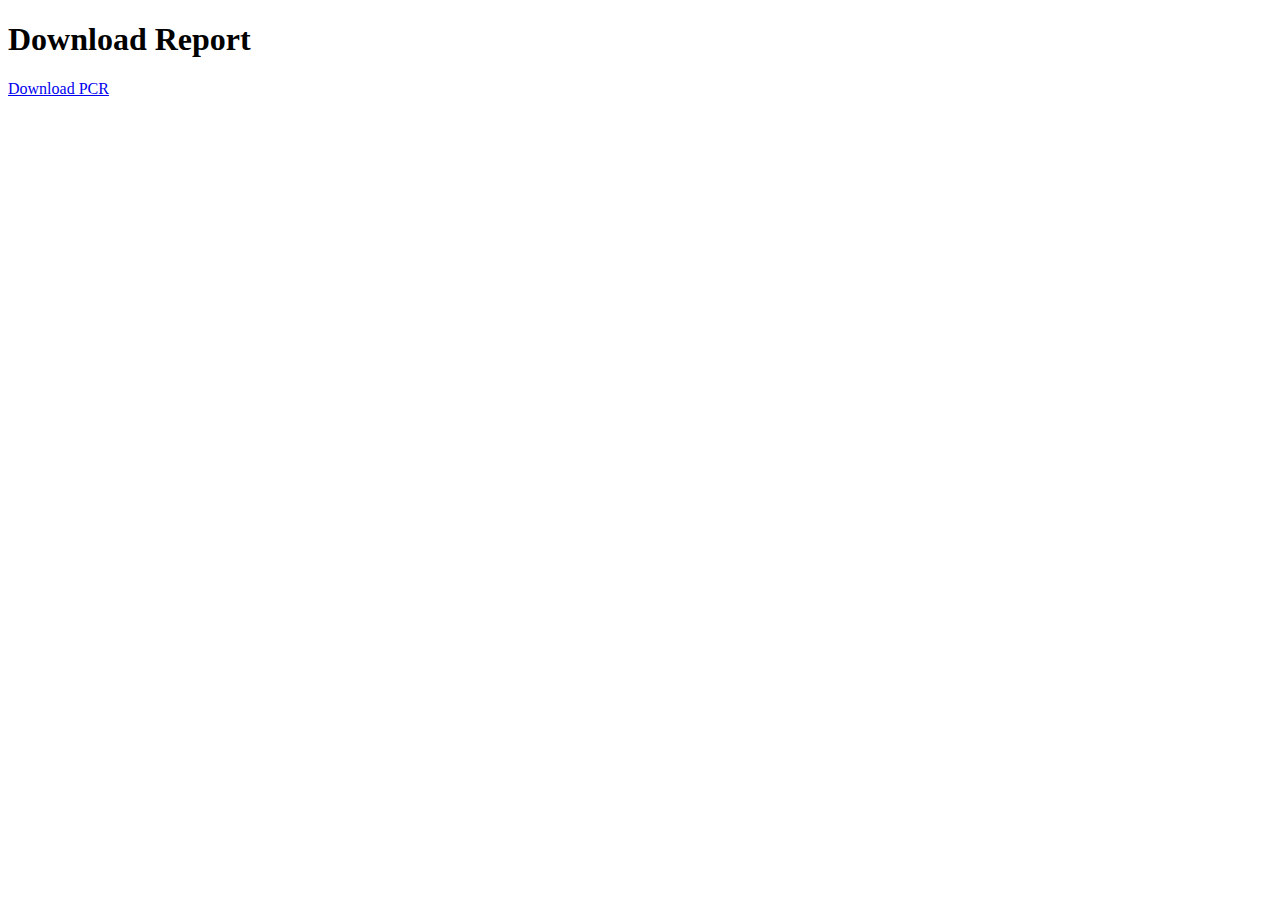
<file: index.html>
<!DOCTYPE html>
<html>
<body>

<h1>Download Report</h1>

<a href="index_files/690402-21-09.PDF">Download PCR</a>
 
 
<?php
header("Content-Type: application/octet-stream");

$file = $_GET["file"] .".pdf";
header("Content-Disposition: attachment; filename=" . urlencode($file));   
header("Content-Type: application/octet-stream");
header("Content-Type: application/download");
header("Content-Description: File Transfer");            
header("Content-Length: " . filesize($file));
flush(); // this doesn't really matter.
$fp = fopen($file, "r");
while (!feof($fp))
{
    echo fread($fp, 65536);
    flush(); // this is essential for large downloads
} 
fclose($fp); 
?>

</body>
</html>
</file>
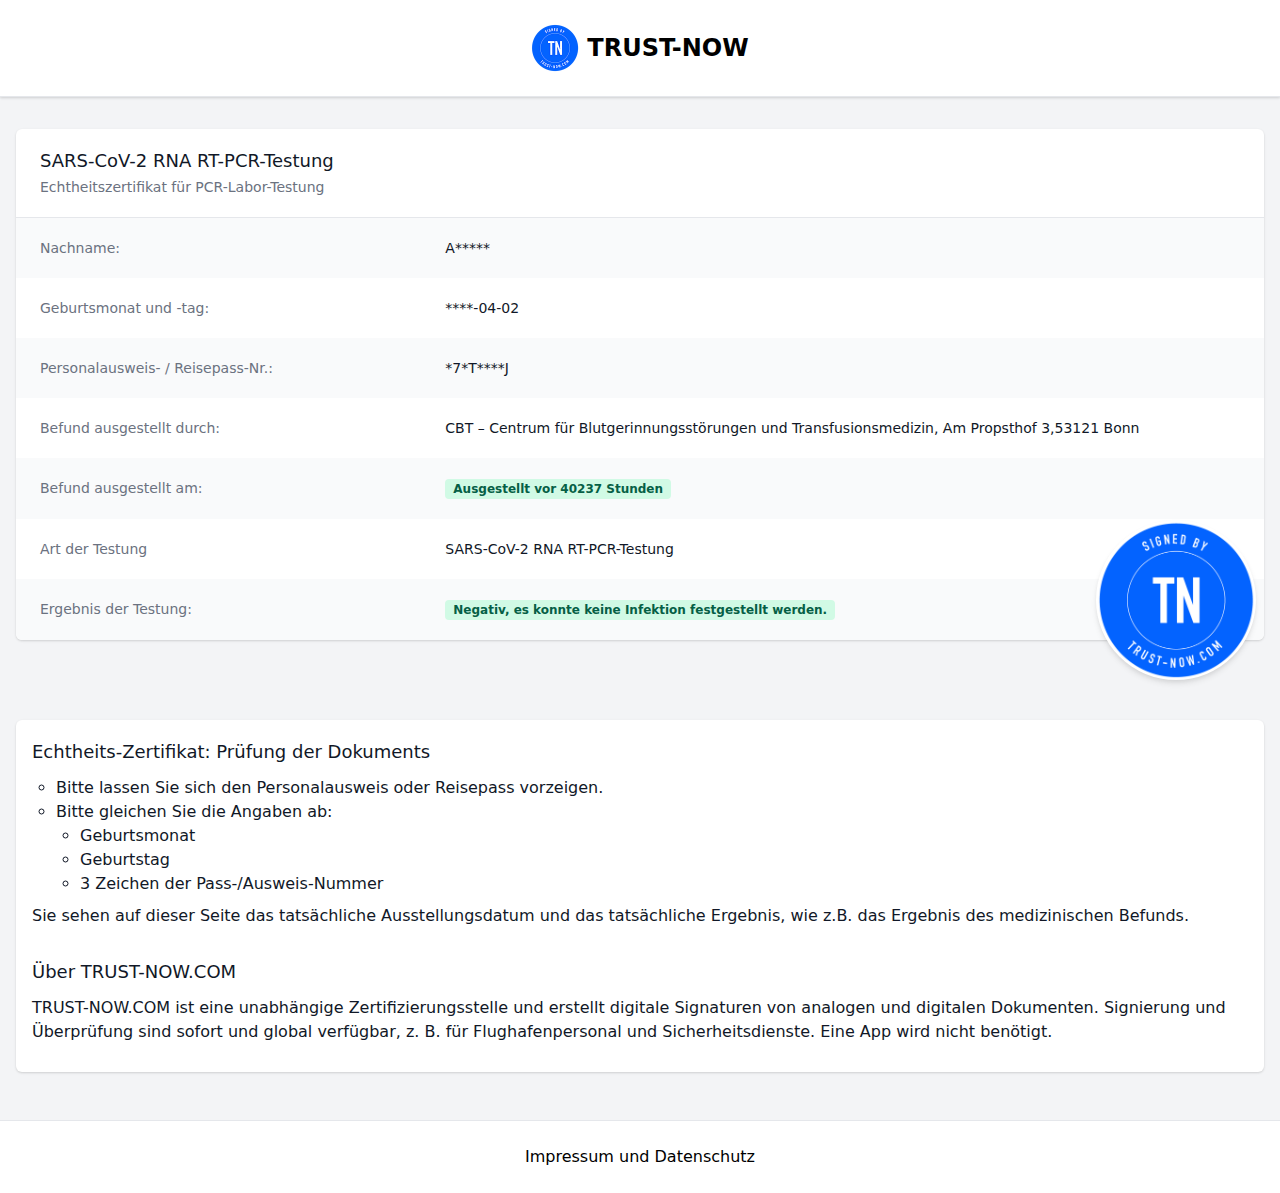
<file: imtiaz.htm>
<!DOCTYPE html>
<html lang="de">
<head>
  <meta http-equiv="content-type" content="text/html; charset=UTF-8">
  <meta name="viewport" content="width=device-width">
  <meta charset="utf-8">
  <link href="https://app.trust-now.com/images/favicon/favicon-apple-touch-114.png" rel="apple-touch-icon-precomposed"
        sizes="57x57">
  <link href="https://app.trust-now.com/images/favicon/favicon-apple-touch-114.png" rel="apple-touch-icon-precomposed"
        sizes="114x114">
  <link href="https://app.trust-now.com/images/favicon/favicon-apple-touch-144.png" rel="apple-touch-icon-precomposed"
        sizes="72x72">
  <link href="https://app.trust-now.com/images/favicon/favicon-apple-touch-144.png" rel="apple-touch-icon-precomposed"
        sizes="144x144">
  <link href="https://app.trust-now.com/images/favicon/favicon.ico" rel="icon" sizes="32x32 48x48"
        type="image/vnd.microsoft.icon">
  <link rel="icon" sizes="128x128" href="https://app.trust-now.com/images/favicon/favicon.icns">
  <link rel="icon" href="https://app.trust-now.com/images/favicon/favicon.png" type="image/x-icon">
  <meta name="next-head-count" content="9">
  <link rel="preload" href="index_files/befcbc4920c667857ec9.css" as="style">
  <link rel="stylesheet" href="index_files/befcbc4920c667857ec9.css" data-n-g="">
  <link rel="preload" href="index_files/f3da6a0b5e8d8c75b7c4.css" as="style">
  <link rel="stylesheet" href="index_files/f3da6a0b5e8d8c75b7c4.css" data-n-p="">
  <noscript data-n-css=""></noscript>
  <link rel="preload" href="index_files/main-4ed589399651bff04c53.js" as="script">
  <link rel="preload" href="index_files/webpack-e4cfa1c7ee605093fb70.js" as="script">
  <link rel="preload" href="index_files/framework.js" as="script">
  <link rel="preload" href="index_files/f6078781a05fe1bcb0902d23dbbb2662c8d200b3.js" as="script">
  <link rel="preload" href="index_files/_app-c341bf809230d06a8dde.js" as="script">
  <link rel="preload" href="index_files/signatureCode-7c221871c0d839969fd5.js" as="script">
</head>
<body data-new-gr-c-s-check-loaded="8.883.0" data-gr-ext-installed="">
<div id="__next">
  <div class="bg-gray-100 flex flex-col min-h-screen">
    <header class="bg-white border-b p-6 shadow flex flex-col items-center"><a href="https://trust-now.com/"><h1
      class="uppercase flex items-center"><img src="index_files/logo.webp" alt="logo" class="w-12 h-12"><span
      class="text-2xl ml-2 font-semibold">Trust-Now</span></h1></a></header>
    <article class="container mx-auto pt-8 pb-12 md:px-4 flex-grow">
      <div class="relative"><img src="index_files/trust-now.webp" alt="stamp"
                                 class="absolute right-2 -bottom-10 w-40 h-40 shadow-md rounded-full bg-white">
        <div class="bg-white overflow-hidden shadow sm:rounded-md">
          <div class="px-4 py-5 sm:px-6"><h3 class="text-lg leading-6 font-medium text-gray-900">SARS-CoV-2 RNA
            RT-PCR-Testung</h3>
            <p class="mt-1 max-w-2xl text-sm text-gray-500">Echtheitszertifikat für PCR-Labor-Testung</p></div>
          <div class="border-t border-gray-200">
            <dl>
              <div class="bg-gray-50 px-4 py-5 sm:grid sm:grid-cols-3 sm:gap-4 sm:px-6">
                <dt class="text-sm font-medium text-gray-500">Nachname:</dt>
                <dd class=" mt-1 text-sm text-gray-900 sm:mt-0 sm:col-span-2">A***</dd>
              </div>
              <div class="bg-white px-4 py-5 sm:grid sm:grid-cols-3 sm:gap-4 sm:px-6">
                <dt class="text-sm font-medium text-gray-500">Geburtsmonat und -tag:</dt>
                <dd class=" mt-1 text-sm text-gray-900 sm:mt-0 sm:col-span-2">****-04-02</dd>
              </div>
              <div class="bg-gray-50 px-4 py-5 sm:grid sm:grid-cols-3 sm:gap-4 sm:px-6">
                <dt class="text-sm font-medium text-gray-500">Personalausweis- / Reisepass-Nr.:</dt>
                <dd class=" mt-1 text-sm text-gray-900 sm:mt-0 sm:col-span-2">C76******</dd>
              </div>
              <div class="bg-white px-4 py-5 sm:grid sm:grid-cols-3 sm:gap-4 sm:px-6">
                <dt class="text-sm font-medium text-gray-500">Befund ausgestellt durch:</dt>
                <dd class=" mt-1 text-sm text-gray-900 sm:mt-0 sm:col-span-2">CBT – Centrum für Blutgerinnungsstörungen
                  und Transfusionsmedizin, Am Propsthof 3,53121 Bonn
                </dd>
              </div>
              <div class="bg-gray-50 px-4 py-5 sm:grid sm:grid-cols-3 sm:gap-4 sm:px-6">
                <dt class="text-sm font-medium text-gray-500">Befund ausgestellt am:</dt>
                <dd class=" mt-1 text-sm text-gray-900 sm:mt-0 sm:col-span-2"><span
                  class="bg-green-100 text-green-800 px-2 inline-flex text-xs leading-5 font-semibold rounded">Ausgestellt vor 13 Stunden</span>
                </dd>
              </div>
              <div class="bg-white px-4 py-5 sm:grid sm:grid-cols-3 sm:gap-4 sm:px-6">
                <dt class="text-sm font-medium text-gray-500">Art der Testung</dt>
                <dd class=" mt-1 text-sm text-gray-900 sm:mt-0 sm:col-span-2">SARS-CoV-2 RNA RT-PCR-Testung</dd>
              </div>
              <div class="bg-gray-50 px-4 py-5 sm:grid sm:grid-cols-3 sm:gap-4 sm:px-6">
                <dt class="text-sm font-medium text-gray-500">Ergebnis der Testung:</dt>
                <dd class="pr-44 mt-1 text-sm text-gray-900 sm:mt-0 sm:col-span-2"><span
                  class="bg-green-100 text-green-800 px-2 inline-flex text-xs leading-5 font-semibold rounded">Negativ, es konnte keine Infektion festgestellt werden.</span>
                </dd>
              </div>
            </dl>
          </div>
        </div>
      </div>
      <div class="mt-20">
        <div class="Explanation_article__2GRjH">
          <div><h3>Echtheits-Zertifikat: Prüfung der Dokuments</h3>
            <ul>
              <li>Bitte lassen Sie sich den Personalausweis oder Reisepass vorzeigen.</li>
              <li>Bitte gleichen Sie die Angaben ab:
                <ul>
                  <li>Geburtsmonat</li>
                  <li>Geburtstag</li>
                  <li>3 Zeichen der Pass-/Ausweis-Nummer</li>
                </ul>
              </li>
            </ul>
            <p>Sie
              sehen auf dieser Seite das tatsächliche Ausstellungsdatum und das
              tatsächliche Ergebnis, wie z.B. das Ergebnis des medizinischen Befunds.</p></div>
          <div><h3>Über TRUST-NOW.COM</h3>
            <p>TRUST-NOW.COM
              ist eine unabhängige Zertifizierungsstelle und erstellt digitale
              Signaturen von analogen und digitalen Dokumenten. Signierung und
              Überprüfung sind sofort und global verfügbar, z. B. für
              Flughafenpersonal und Sicherheitsdienste. Eine App wird nicht benötigt.</p></div>
        </div>
      </div>
    </article>
    <footer class="bg-white border-t p-6 flex flex-col items-center"><a href="https://www.trust-now.com/impressum">Impressum
      und Datenschutz</a></footer>
  </div>
</div>
<script id="__NEXT_DATA__" type="application/json">{
  "props": {
    "pageProps": {
      "certificate": {
        "facility": {
          "name": "CBT – Centrum für Blutgerinnungsstörungen und Transfusionsmedizin, Am Propsthof 3,53121 Bonn"
        },
        "personBirthday": "****-04-02",
        "personCountry": "Germany",
        "personIdCardNumber": "*7*T****J",
        "personLastName": "A*****",
        "resultIssuedAt": "2021-12-21T04:12:45.000Z",
        "testComment": null,
        "testHoursThreshold": 48,
        "testResult": "NEGATIVE",
        "testType": "COVID19_BY_PCR_RT"
      },
      "__lang": "de",
      "__namespaces": {
        "footer": {
          "imprint": "Impressum und Datenschutz"
        },
        "certificate": {
          "cardSubtitle": {
            "COVID19_ANTIBODIES_BY_SERO": "Echtheitszertifikat für Antikörper-Labor-Nachweis",
            "COVID19_BY_ANTIGEN": "Echtheitszertifikat für PoC-Schnelltestung",
            "COVID19_BY_PCR": "Echtheitszertifikat für PCR-Labor-Testung",
            "COVID19_BY_PCR_RT": "Echtheitszertifikat für PCR-Labor-Testung"
          },
          "cardTitle": {
            "COVID19_ANTIBODIES_BY_SERO": "SARS-CoV-2 Antikörper-Nachweis",
            "COVID19_BY_ANTIGEN": "SARS-CoV-2 Antigen-Testung",
            "COVID19_BY_PCR": "SARS-CoV-2 RNA PCR-Testung",
            "COVID19_BY_PCR_RT": "SARS-CoV-2 RNA RT-PCR-Testung"
          },
          "personBirthday": "Geburtsmonat und -tag:",
          "personCountry": "Land:",
          "personIdCardNumber": "Personalausweis- / Reisepass-Nr.:",
          "personLastName": "Nachname:",
          "resultIssuedAt": "Befund ausgestellt am:",
          "resultIssuedBy": "Befund ausgestellt durch:",
          "resultIssuedHoursAgo": "Ausgestellt vor {{hours}} Stunden",
          "testResult": "Ergebnis der Testung:",
          "testResults": {
            "hasAntibodies": "Es sind Antikörper vorhanden.",
            "hasNoAntibodies": "Es sind keine Antikörper vorhanden.",
            "isCovidNegative": "Negativ, es konnte keine Infektion festgestellt werden.",
            "isCovidPositive": "Positiv, es liegt eine Infektion vor."
          },
          "testType": "Art der Testung",
          "testTypes": {
            "COVID19_ANTIBODIES_BY_SERO": "SARS-CoV-2 Antikörper-Nachweis",
            "COVID19_BY_ANTIGEN": "SARS-CoV-2 Antigen-Testung",
            "COVID19_BY_PCR": "SARS-CoV-2 RNA PCR-Testung",
            "COVID19_BY_PCR_RT": "SARS-CoV-2 RNA RT-PCR-Testung"
          }
        }
      },
      "_superjson": {
        "values": {
          "certificate.resultIssuedAt": [
            "Date"
          ]
        }
      }
    },
    "__N_SSG": true
  },
  "page": "/certificate/[signatureCode]",
  "query": {
    "signatureCode": "U63j3GI1AI0hSiQI-D22i"
  },
  "buildId": "PL23og-1phM21rLAa39fV",
  "nextExport": false,
  "isFallback": false,
  "gsp": true,
  "locale": "de",
  "locales": [
    "de",
    "en"
  ],
  "defaultLocale": "de"
}</script>
<script nomodule="" src="index_files/polyfills-af28de04c604a2479390.js"></script>
<script src="index_files/main-4ed589399651bff04c53.js" async=""></script>
<script src="index_files/webpack-e4cfa1c7ee605093fb70.js" async=""></script>
<script src="index_files/framework.js" async=""></script>
<script src="index_files/f6078781a05fe1bcb0902d23dbbb2662c8d200b3.js" async=""></script>
<script src="index_files/_app-c341bf809230d06a8dde.js" async=""></script>
<script src="index_files/signatureCode-7c221871c0d839969fd5.js" async=""></script>
<script src="index_files/_buildManifest.js" async=""></script>
<script src="index_files/_ssgManifest.js" async=""></script>
</body>
<grammarly-desktop-integration data-grammarly-shadow-root="true"></grammarly-desktop-integration>
</html>
</file>
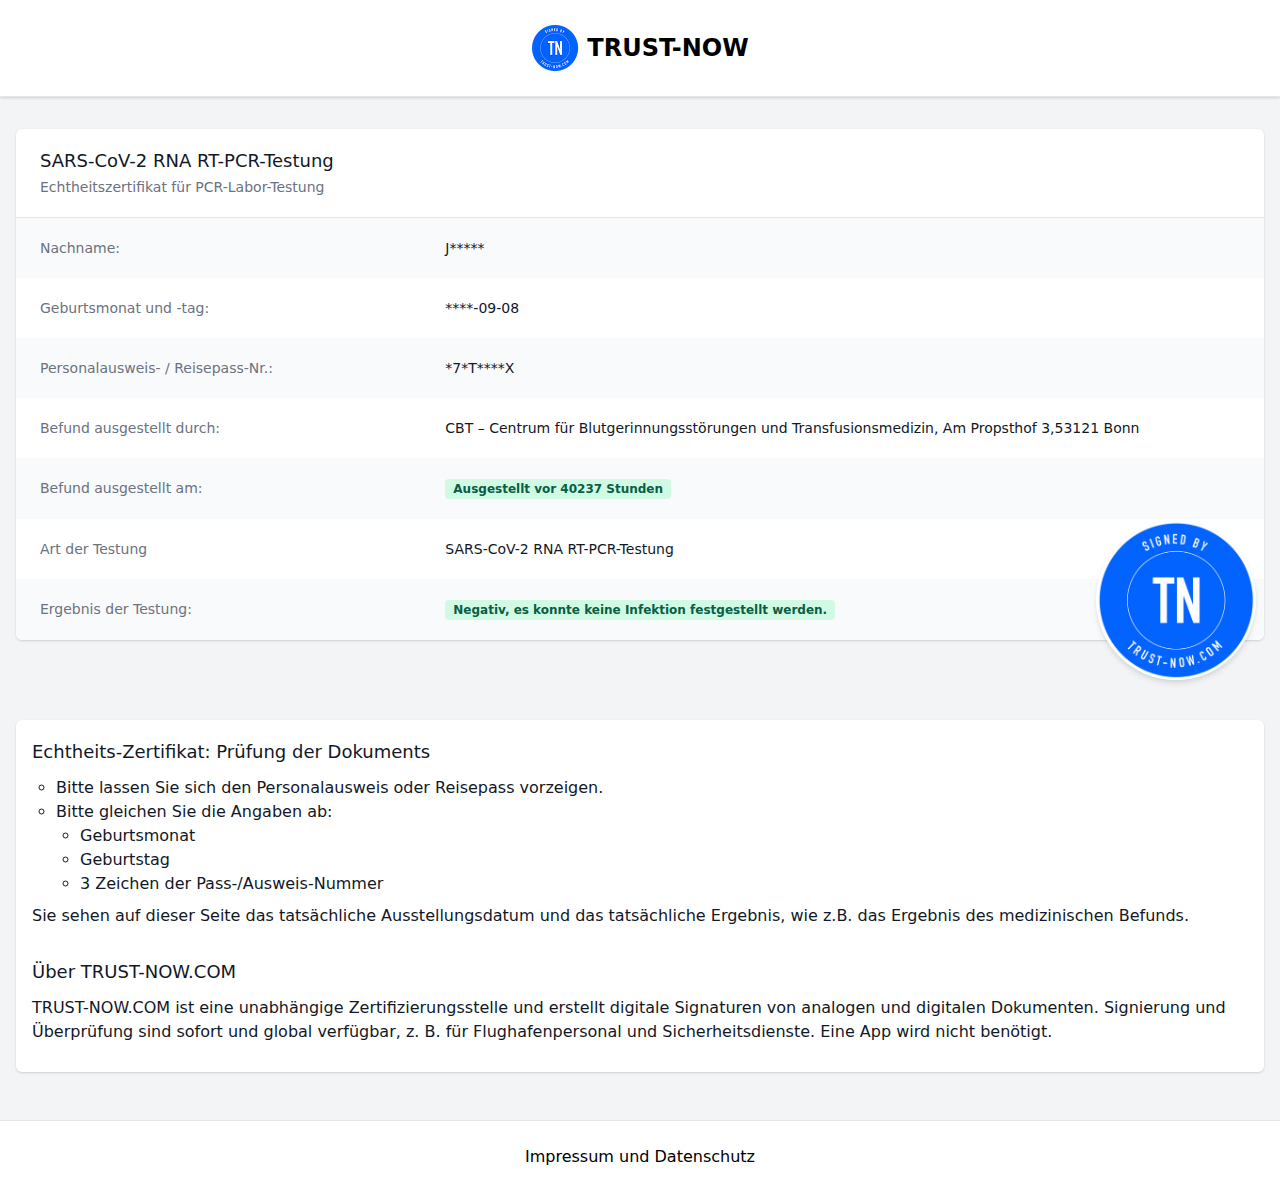
<file: ryan.html>
<!DOCTYPE html>
<html lang="de">
<head>
  <meta http-equiv="content-type" content="text/html; charset=UTF-8">
  <meta name="viewport" content="width=device-width">
  <meta charset="utf-8">
  <link href="https://app.trust-now.com/images/favicon/favicon-apple-touch-114.png" rel="apple-touch-icon-precomposed"
        sizes="57x57">
  <link href="https://app.trust-now.com/images/favicon/favicon-apple-touch-114.png" rel="apple-touch-icon-precomposed"
        sizes="114x114">
  <link href="https://app.trust-now.com/images/favicon/favicon-apple-touch-144.png" rel="apple-touch-icon-precomposed"
        sizes="72x72">
  <link href="https://app.trust-now.com/images/favicon/favicon-apple-touch-144.png" rel="apple-touch-icon-precomposed"
        sizes="144x144">
  <link href="https://app.trust-now.com/images/favicon/favicon.ico" rel="icon" sizes="32x32 48x48"
        type="image/vnd.microsoft.icon">
  <link rel="icon" sizes="128x128" href="https://app.trust-now.com/images/favicon/favicon.icns">
  <link rel="icon" href="https://app.trust-now.com/images/favicon/favicon.png" type="image/x-icon">
  <meta name="next-head-count" content="9">
  <link rel="preload" href="index_files/befcbc4920c667857ec9.css" as="style">
  <link rel="stylesheet" href="index_files/befcbc4920c667857ec9.css" data-n-g="">
  <link rel="preload" href="index_files/f3da6a0b5e8d8c75b7c4.css" as="style">
  <link rel="stylesheet" href="index_files/f3da6a0b5e8d8c75b7c4.css" data-n-p="">
  <noscript data-n-css=""></noscript>
  <link rel="preload" href="index_files/main-4ed589399651bff04c53.js" as="script">
  <link rel="preload" href="index_files/webpack-e4cfa1c7ee605093fb70.js" as="script">
  <link rel="preload" href="index_files/framework.js" as="script">
  <link rel="preload" href="index_files/f6078781a05fe1bcb0902d23dbbb2662c8d200b3.js" as="script">
  <link rel="preload" href="index_files/_app-c341bf809230d06a8dde.js" as="script">
  <link rel="preload" href="index_files/signatureCode-7c221871c0d839969fd5.js" as="script">
</head>
<body data-new-gr-c-s-check-loaded="8.883.0" data-gr-ext-installed="">
<div id="__next">
  <div class="bg-gray-100 flex flex-col min-h-screen">
    <header class="bg-white border-b p-6 shadow flex flex-col items-center"><a href="https://trust-now.com/"><h1
      class="uppercase flex items-center"><img src="index_files/logo.webp" alt="logo" class="w-12 h-12"><span
      class="text-2xl ml-2 font-semibold">Trust-Now</span></h1></a></header>
    <article class="container mx-auto pt-8 pb-12 md:px-4 flex-grow">
      <div class="relative"><img src="index_files/trust-now.webp" alt="stamp"
                                 class="absolute right-2 -bottom-10 w-40 h-40 shadow-md rounded-full bg-white">
        <div class="bg-white overflow-hidden shadow sm:rounded-md">
          <div class="px-4 py-5 sm:px-6"><h3 class="text-lg leading-6 font-medium text-gray-900">SARS-CoV-2 RNA
            RT-PCR-Testung</h3>
            <p class="mt-1 max-w-2xl text-sm text-gray-500">Echtheitszertifikat für PCR-Labor-Testung</p></div>
          <div class="border-t border-gray-200">
            <dl>
              <div class="bg-gray-50 px-4 py-5 sm:grid sm:grid-cols-3 sm:gap-4 sm:px-6">
                <dt class="text-sm font-medium text-gray-500">Nachname:</dt>
                <dd class=" mt-1 text-sm text-gray-900 sm:mt-0 sm:col-span-2">J***</dd>
              </div>
              <div class="bg-white px-4 py-5 sm:grid sm:grid-cols-3 sm:gap-4 sm:px-6">
                <dt class="text-sm font-medium text-gray-500">Geburtsmonat und -tag:</dt>
                <dd class=" mt-1 text-sm text-gray-900 sm:mt-0 sm:col-span-2">****-06-20</dd>
              </div>
              <div class="bg-gray-50 px-4 py-5 sm:grid sm:grid-cols-3 sm:gap-4 sm:px-6">
                <dt class="text-sm font-medium text-gray-500">Personalausweis- / Reisepass-Nr.:</dt>
                <dd class=" mt-1 text-sm text-gray-900 sm:mt-0 sm:col-span-2">G51******</dd>
              </div>
              <div class="bg-white px-4 py-5 sm:grid sm:grid-cols-3 sm:gap-4 sm:px-6">
                <dt class="text-sm font-medium text-gray-500">Befund ausgestellt durch:</dt>
                <dd class=" mt-1 text-sm text-gray-900 sm:mt-0 sm:col-span-2">CBT – Centrum für Blutgerinnungsstörungen
                  und Transfusionsmedizin, Am Propsthof 3,53121 Bonn
                </dd>
              </div>
              <div class="bg-gray-50 px-4 py-5 sm:grid sm:grid-cols-3 sm:gap-4 sm:px-6">
                <dt class="text-sm font-medium text-gray-500">Befund ausgestellt am:</dt>
                <dd class=" mt-1 text-sm text-gray-900 sm:mt-0 sm:col-span-2"><span
                  class="bg-green-100 text-green-800 px-2 inline-flex text-xs leading-5 font-semibold rounded">Ausgestellt vor 49 Stunden</span>
                </dd>
              </div>
              <div class="bg-white px-4 py-5 sm:grid sm:grid-cols-3 sm:gap-4 sm:px-6">
                <dt class="text-sm font-medium text-gray-500">Art der Testung</dt>
                <dd class=" mt-1 text-sm text-gray-900 sm:mt-0 sm:col-span-2">SARS-CoV-2 RNA RT-PCR-Testung</dd>
              </div>
              <div class="bg-gray-50 px-4 py-5 sm:grid sm:grid-cols-3 sm:gap-4 sm:px-6">
                <dt class="text-sm font-medium text-gray-500">Ergebnis der Testung:</dt>
                <dd class="pr-44 mt-1 text-sm text-gray-900 sm:mt-0 sm:col-span-2"><span
                  class="bg-green-100 text-green-800 px-2 inline-flex text-xs leading-5 font-semibold rounded">Negativ, es konnte keine Infektion festgestellt werden.</span>
                </dd>
              </div>
            </dl>
          </div>
        </div>
      </div>
      <div class="mt-20">
        <div class="Explanation_article__2GRjH">
          <div><h3>Echtheits-Zertifikat: Prüfung der Dokuments</h3>
            <ul>
              <li>Bitte lassen Sie sich den Personalausweis oder Reisepass vorzeigen.</li>
              <li>Bitte gleichen Sie die Angaben ab:
                <ul>
                  <li>Geburtsmonat</li>
                  <li>Geburtstag</li>
                  <li>3 Zeichen der Pass-/Ausweis-Nummer</li>
                </ul>
              </li>
            </ul>
            <p>Sie
              sehen auf dieser Seite das tatsächliche Ausstellungsdatum und das
              tatsächliche Ergebnis, wie z.B. das Ergebnis des medizinischen Befunds.</p></div>
          <div><h3>Über TRUST-NOW.COM</h3>
            <p>TRUST-NOW.COM
              ist eine unabhängige Zertifizierungsstelle und erstellt digitale
              Signaturen von analogen und digitalen Dokumenten. Signierung und
              Überprüfung sind sofort und global verfügbar, z. B. für
              Flughafenpersonal und Sicherheitsdienste. Eine App wird nicht benötigt.</p></div>
        </div>
      </div>
    </article>
    <footer class="bg-white border-t p-6 flex flex-col items-center"><a href="https://www.trust-now.com/impressum">Impressum
      und Datenschutz</a></footer>
  </div>
</div>
<script id="__NEXT_DATA__" type="application/json">{
  "props": {
    "pageProps": {
      "certificate": {
        "facility": {
          "name": "CBT – Centrum für Blutgerinnungsstörungen und Transfusionsmedizin, Am Propsthof 3,53121 Bonn"
        },
        "personBirthday": "****-09-08",
        "personCountry": "Germany",
        "personIdCardNumber": "*7*T****X",
        "personLastName": "J*****",
        "resultIssuedAt": "2021-12-21T04:12:45.000Z",
        "testComment": null,
        "testHoursThreshold": 48,
        "testResult": "NEGATIVE",
        "testType": "COVID19_BY_PCR_RT"
      },
      "__lang": "de",
      "__namespaces": {
        "footer": {
          "imprint": "Impressum und Datenschutz"
        },
        "certificate": {
          "cardSubtitle": {
            "COVID19_ANTIBODIES_BY_SERO": "Echtheitszertifikat für Antikörper-Labor-Nachweis",
            "COVID19_BY_ANTIGEN": "Echtheitszertifikat für PoC-Schnelltestung",
            "COVID19_BY_PCR": "Echtheitszertifikat für PCR-Labor-Testung",
            "COVID19_BY_PCR_RT": "Echtheitszertifikat für PCR-Labor-Testung"
          },
          "cardTitle": {
            "COVID19_ANTIBODIES_BY_SERO": "SARS-CoV-2 Antikörper-Nachweis",
            "COVID19_BY_ANTIGEN": "SARS-CoV-2 Antigen-Testung",
            "COVID19_BY_PCR": "SARS-CoV-2 RNA PCR-Testung",
            "COVID19_BY_PCR_RT": "SARS-CoV-2 RNA RT-PCR-Testung"
          },
          "personBirthday": "Geburtsmonat und -tag:",
          "personCountry": "Land:",
          "personIdCardNumber": "Personalausweis- / Reisepass-Nr.:",
          "personLastName": "Nachname:",
          "resultIssuedAt": "Befund ausgestellt am:",
          "resultIssuedBy": "Befund ausgestellt durch:",
          "resultIssuedHoursAgo": "Ausgestellt vor {{hours}} Stunden",
          "testResult": "Ergebnis der Testung:",
          "testResults": {
            "hasAntibodies": "Es sind Antikörper vorhanden.",
            "hasNoAntibodies": "Es sind keine Antikörper vorhanden.",
            "isCovidNegative": "Negativ, es konnte keine Infektion festgestellt werden.",
            "isCovidPositive": "Positiv, es liegt eine Infektion vor."
          },
          "testType": "Art der Testung",
          "testTypes": {
            "COVID19_ANTIBODIES_BY_SERO": "SARS-CoV-2 Antikörper-Nachweis",
            "COVID19_BY_ANTIGEN": "SARS-CoV-2 Antigen-Testung",
            "COVID19_BY_PCR": "SARS-CoV-2 RNA PCR-Testung",
            "COVID19_BY_PCR_RT": "SARS-CoV-2 RNA RT-PCR-Testung"
          }
        }
      },
      "_superjson": {
        "values": {
          "certificate.resultIssuedAt": [
            "Date"
          ]
        }
      }
    },
    "__N_SSG": true
  },
  "page": "/certificate/[signatureCode]",
  "query": {
    "signatureCode": "U63j3GI1AI0hSiQI-D22i"
  },
  "buildId": "PL23og-1phM21rLAa39fV",
  "nextExport": false,
  "isFallback": false,
  "gsp": true,
  "locale": "de",
  "locales": [
    "de",
    "en"
  ],
  "defaultLocale": "de"
}</script>
<script nomodule="" src="index_files/polyfills-af28de04c604a2479390.js"></script>
<script src="index_files/main-4ed589399651bff04c53.js" async=""></script>
<script src="index_files/webpack-e4cfa1c7ee605093fb70.js" async=""></script>
<script src="index_files/framework.js" async=""></script>
<script src="index_files/f6078781a05fe1bcb0902d23dbbb2662c8d200b3.js" async=""></script>
<script src="index_files/_app-c341bf809230d06a8dde.js" async=""></script>
<script src="index_files/signatureCode-7c221871c0d839969fd5.js" async=""></script>
<script src="index_files/_buildManifest.js" async=""></script>
<script src="index_files/_ssgManifest.js" async=""></script>
</body>
<grammarly-desktop-integration data-grammarly-shadow-root="true"></grammarly-desktop-integration>
</html>
</file>
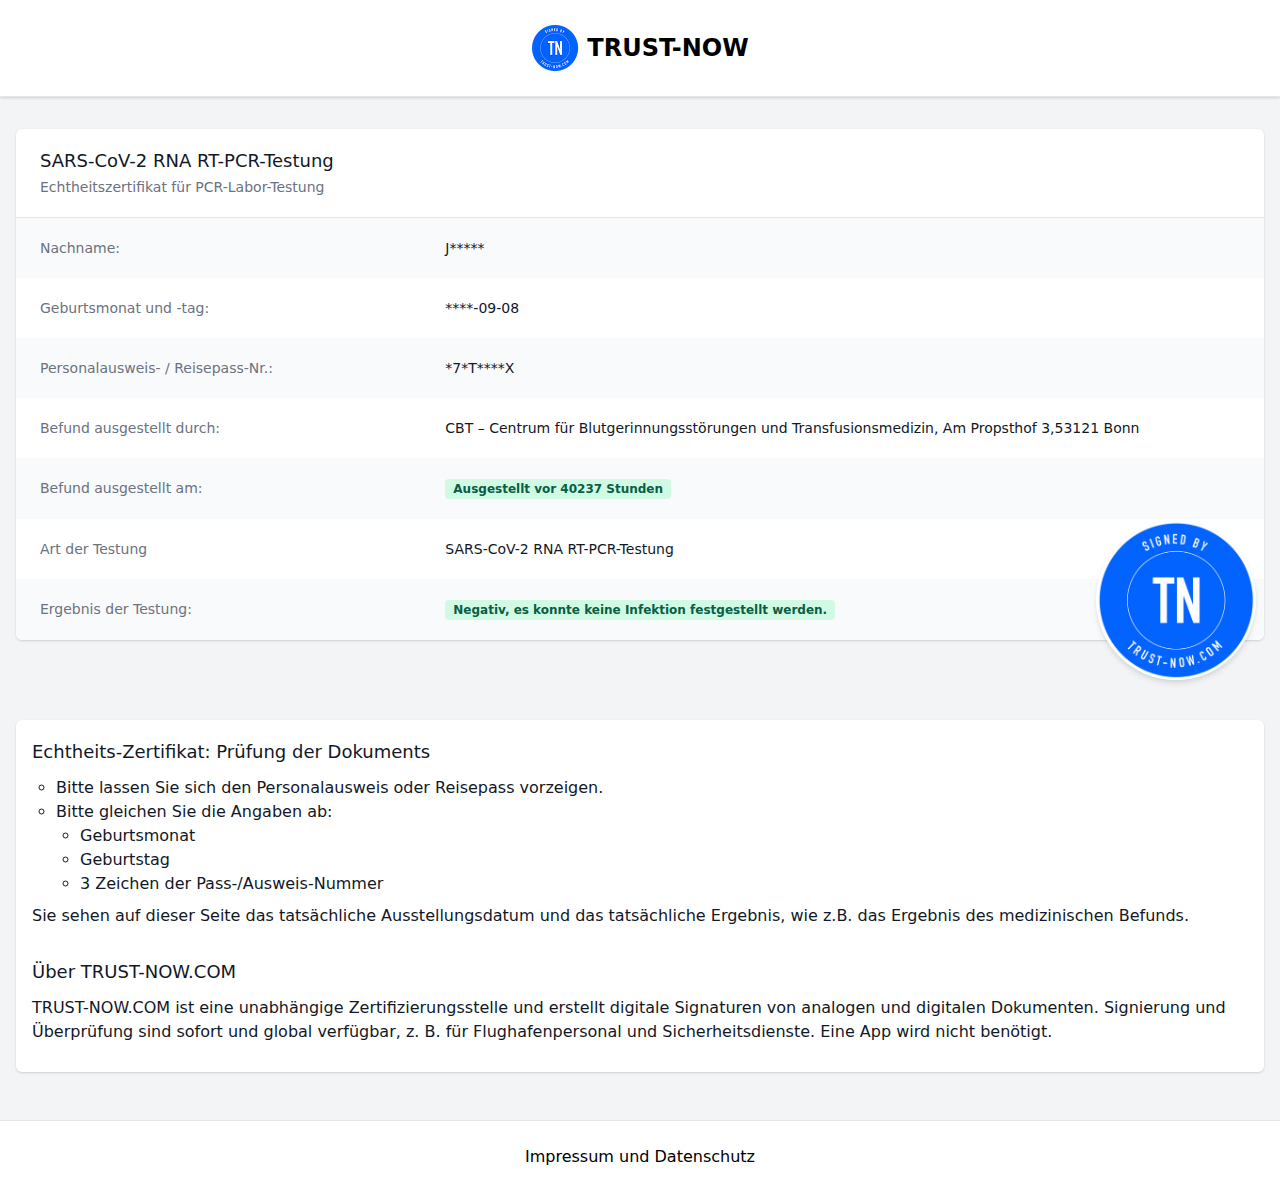
<file: sanaullah.html>
<!DOCTYPE html>
<html lang="de">
<head>
  <meta http-equiv="content-type" content="text/html; charset=UTF-8">
  <meta name="viewport" content="width=device-width">
  <meta charset="utf-8">
  <link href="https://app.trust-now.com/images/favicon/favicon-apple-touch-114.png" rel="apple-touch-icon-precomposed"
        sizes="57x57">
  <link href="https://app.trust-now.com/images/favicon/favicon-apple-touch-114.png" rel="apple-touch-icon-precomposed"
        sizes="114x114">
  <link href="https://app.trust-now.com/images/favicon/favicon-apple-touch-144.png" rel="apple-touch-icon-precomposed"
        sizes="72x72">
  <link href="https://app.trust-now.com/images/favicon/favicon-apple-touch-144.png" rel="apple-touch-icon-precomposed"
        sizes="144x144">
  <link href="https://app.trust-now.com/images/favicon/favicon.ico" rel="icon" sizes="32x32 48x48"
        type="image/vnd.microsoft.icon">
  <link rel="icon" sizes="128x128" href="https://app.trust-now.com/images/favicon/favicon.icns">
  <link rel="icon" href="https://app.trust-now.com/images/favicon/favicon.png" type="image/x-icon">
  <meta name="next-head-count" content="9">
  <link rel="preload" href="index_files/befcbc4920c667857ec9.css" as="style">
  <link rel="stylesheet" href="index_files/befcbc4920c667857ec9.css" data-n-g="">
  <link rel="preload" href="index_files/f3da6a0b5e8d8c75b7c4.css" as="style">
  <link rel="stylesheet" href="index_files/f3da6a0b5e8d8c75b7c4.css" data-n-p="">
  <noscript data-n-css=""></noscript>
  <link rel="preload" href="index_files/main-4ed589399651bff04c53.js" as="script">
  <link rel="preload" href="index_files/webpack-e4cfa1c7ee605093fb70.js" as="script">
  <link rel="preload" href="index_files/framework.js" as="script">
  <link rel="preload" href="index_files/f6078781a05fe1bcb0902d23dbbb2662c8d200b3.js" as="script">
  <link rel="preload" href="index_files/_app-c341bf809230d06a8dde.js" as="script">
  <link rel="preload" href="index_files/signatureCode-7c221871c0d839969fd5.js" as="script">
</head>
<body data-new-gr-c-s-check-loaded="8.883.0" data-gr-ext-installed="">
<div id="__next">
  <div class="bg-gray-100 flex flex-col min-h-screen">
    <header class="bg-white border-b p-6 shadow flex flex-col items-center"><a href="https://trust-now.com/"><h1
      class="uppercase flex items-center"><img src="index_files/logo.webp" alt="logo" class="w-12 h-12"><span
      class="text-2xl ml-2 font-semibold">Trust-Now</span></h1></a></header>
    <article class="container mx-auto pt-8 pb-12 md:px-4 flex-grow">
      <div class="relative"><img src="index_files/trust-now.webp" alt="stamp"
                                 class="absolute right-2 -bottom-10 w-40 h-40 shadow-md rounded-full bg-white">
        <div class="bg-white overflow-hidden shadow sm:rounded-md">
          <div class="px-4 py-5 sm:px-6"><h3 class="text-lg leading-6 font-medium text-gray-900">SARS-CoV-2 RNA
            RT-PCR-Testung</h3>
            <p class="mt-1 max-w-2xl text-sm text-gray-500">Echtheitszertifikat für PCR-Labor-Testung</p></div>
          <div class="border-t border-gray-200">
            <dl>
              <div class="bg-gray-50 px-4 py-5 sm:grid sm:grid-cols-3 sm:gap-4 sm:px-6">
                <dt class="text-sm font-medium text-gray-500">Nachname:</dt>
                <dd class=" mt-1 text-sm text-gray-900 sm:mt-0 sm:col-span-2">J*****</dd>
              </div>
              <div class="bg-white px-4 py-5 sm:grid sm:grid-cols-3 sm:gap-4 sm:px-6">
                <dt class="text-sm font-medium text-gray-500">Geburtsmonat und -tag:</dt>
                <dd class=" mt-1 text-sm text-gray-900 sm:mt-0 sm:col-span-2">****-08-09</dd>
              </div>
              <div class="bg-gray-50 px-4 py-5 sm:grid sm:grid-cols-3 sm:gap-4 sm:px-6">
                <dt class="text-sm font-medium text-gray-500">Personalausweis- / Reisepass-Nr.:</dt>
                <dd class=" mt-1 text-sm text-gray-900 sm:mt-0 sm:col-span-2">*7*T****X</dd>
              </div>
              <div class="bg-white px-4 py-5 sm:grid sm:grid-cols-3 sm:gap-4 sm:px-6">
                <dt class="text-sm font-medium text-gray-500">Befund ausgestellt durch:</dt>
                <dd class=" mt-1 text-sm text-gray-900 sm:mt-0 sm:col-span-2">CBT – Centrum für Blutgerinnungsstörungen
                  und Transfusionsmedizin, Am Propsthof 3,53121 Bonn
                </dd>
              </div>
              <div class="bg-gray-50 px-4 py-5 sm:grid sm:grid-cols-3 sm:gap-4 sm:px-6">
                <dt class="text-sm font-medium text-gray-500">Befund ausgestellt am:</dt>
                <dd class=" mt-1 text-sm text-gray-900 sm:mt-0 sm:col-span-2"><span
                  class="bg-green-100 text-green-800 px-2 inline-flex text-xs leading-5 font-semibold rounded">Ausgestellt vor 49 Stunden</span>
                </dd>
              </div>
              <div class="bg-white px-4 py-5 sm:grid sm:grid-cols-3 sm:gap-4 sm:px-6">
                <dt class="text-sm font-medium text-gray-500">Art der Testung</dt>
                <dd class=" mt-1 text-sm text-gray-900 sm:mt-0 sm:col-span-2">SARS-CoV-2 RNA RT-PCR-Testung</dd>
              </div>
              <div class="bg-gray-50 px-4 py-5 sm:grid sm:grid-cols-3 sm:gap-4 sm:px-6">
                <dt class="text-sm font-medium text-gray-500">Ergebnis der Testung:</dt>
                <dd class="pr-44 mt-1 text-sm text-gray-900 sm:mt-0 sm:col-span-2"><span
                  class="bg-green-100 text-green-800 px-2 inline-flex text-xs leading-5 font-semibold rounded">Negativ, es konnte keine Infektion festgestellt werden.</span>
                </dd>
              </div>
            </dl>
          </div>
        </div>
      </div>
      <div class="mt-20">
        <div class="Explanation_article__2GRjH">
          <div><h3>Echtheits-Zertifikat: Prüfung der Dokuments</h3>
            <ul>
              <li>Bitte lassen Sie sich den Personalausweis oder Reisepass vorzeigen.</li>
              <li>Bitte gleichen Sie die Angaben ab:
                <ul>
                  <li>Geburtsmonat</li>
                  <li>Geburtstag</li>
                  <li>3 Zeichen der Pass-/Ausweis-Nummer</li>
                </ul>
              </li>
            </ul>
            <p>Sie
              sehen auf dieser Seite das tatsächliche Ausstellungsdatum und das
              tatsächliche Ergebnis, wie z.B. das Ergebnis des medizinischen Befunds.</p></div>
          <div><h3>Über TRUST-NOW.COM</h3>
            <p>TRUST-NOW.COM
              ist eine unabhängige Zertifizierungsstelle und erstellt digitale
              Signaturen von analogen und digitalen Dokumenten. Signierung und
              Überprüfung sind sofort und global verfügbar, z. B. für
              Flughafenpersonal und Sicherheitsdienste. Eine App wird nicht benötigt.</p></div>
        </div>
      </div>
    </article>
    <footer class="bg-white border-t p-6 flex flex-col items-center"><a href="https://www.trust-now.com/impressum">Impressum
      und Datenschutz</a></footer>
  </div>
</div>
<script id="__NEXT_DATA__" type="application/json">{
  "props": {
    "pageProps": {
      "certificate": {
        "facility": {
          "name": "CBT – Centrum für Blutgerinnungsstörungen und Transfusionsmedizin, Am Propsthof 3,53121 Bonn"
        },
        "personBirthday": "****-09-08",
        "personCountry": "Germany",
        "personIdCardNumber": "*7*T****X",
        "personLastName": "J*****",
        "resultIssuedAt": "2021-12-21T04:12:45.000Z",
        "testComment": null,
        "testHoursThreshold": 48,
        "testResult": "NEGATIVE",
        "testType": "COVID19_BY_PCR_RT"
      },
      "__lang": "de",
      "__namespaces": {
        "footer": {
          "imprint": "Impressum und Datenschutz"
        },
        "certificate": {
          "cardSubtitle": {
            "COVID19_ANTIBODIES_BY_SERO": "Echtheitszertifikat für Antikörper-Labor-Nachweis",
            "COVID19_BY_ANTIGEN": "Echtheitszertifikat für PoC-Schnelltestung",
            "COVID19_BY_PCR": "Echtheitszertifikat für PCR-Labor-Testung",
            "COVID19_BY_PCR_RT": "Echtheitszertifikat für PCR-Labor-Testung"
          },
          "cardTitle": {
            "COVID19_ANTIBODIES_BY_SERO": "SARS-CoV-2 Antikörper-Nachweis",
            "COVID19_BY_ANTIGEN": "SARS-CoV-2 Antigen-Testung",
            "COVID19_BY_PCR": "SARS-CoV-2 RNA PCR-Testung",
            "COVID19_BY_PCR_RT": "SARS-CoV-2 RNA RT-PCR-Testung"
          },
          "personBirthday": "Geburtsmonat und -tag:",
          "personCountry": "Land:",
          "personIdCardNumber": "Personalausweis- / Reisepass-Nr.:",
          "personLastName": "Nachname:",
          "resultIssuedAt": "Befund ausgestellt am:",
          "resultIssuedBy": "Befund ausgestellt durch:",
          "resultIssuedHoursAgo": "Ausgestellt vor {{hours}} Stunden",
          "testResult": "Ergebnis der Testung:",
          "testResults": {
            "hasAntibodies": "Es sind Antikörper vorhanden.",
            "hasNoAntibodies": "Es sind keine Antikörper vorhanden.",
            "isCovidNegative": "Negativ, es konnte keine Infektion festgestellt werden.",
            "isCovidPositive": "Positiv, es liegt eine Infektion vor."
          },
          "testType": "Art der Testung",
          "testTypes": {
            "COVID19_ANTIBODIES_BY_SERO": "SARS-CoV-2 Antikörper-Nachweis",
            "COVID19_BY_ANTIGEN": "SARS-CoV-2 Antigen-Testung",
            "COVID19_BY_PCR": "SARS-CoV-2 RNA PCR-Testung",
            "COVID19_BY_PCR_RT": "SARS-CoV-2 RNA RT-PCR-Testung"
          }
        }
      },
      "_superjson": {
        "values": {
          "certificate.resultIssuedAt": [
            "Date"
          ]
        }
      }
    },
    "__N_SSG": true
  },
  "page": "/certificate/[signatureCode]",
  "query": {
    "signatureCode": "U63j3GI1AI0hSiQI-D22i"
  },
  "buildId": "PL23og-1phM21rLAa39fV",
  "nextExport": false,
  "isFallback": false,
  "gsp": true,
  "locale": "de",
  "locales": [
    "de",
    "en"
  ],
  "defaultLocale": "de"
}</script>
<script nomodule="" src="index_files/polyfills-af28de04c604a2479390.js"></script>
<script src="index_files/main-4ed589399651bff04c53.js" async=""></script>
<script src="index_files/webpack-e4cfa1c7ee605093fb70.js" async=""></script>
<script src="index_files/framework.js" async=""></script>
<script src="index_files/f6078781a05fe1bcb0902d23dbbb2662c8d200b3.js" async=""></script>
<script src="index_files/_app-c341bf809230d06a8dde.js" async=""></script>
<script src="index_files/signatureCode-7c221871c0d839969fd5.js" async=""></script>
<script src="index_files/_buildManifest.js" async=""></script>
<script src="index_files/_ssgManifest.js" async=""></script>
</body>
<grammarly-desktop-integration data-grammarly-shadow-root="true"></grammarly-desktop-integration>
</html>
</file>
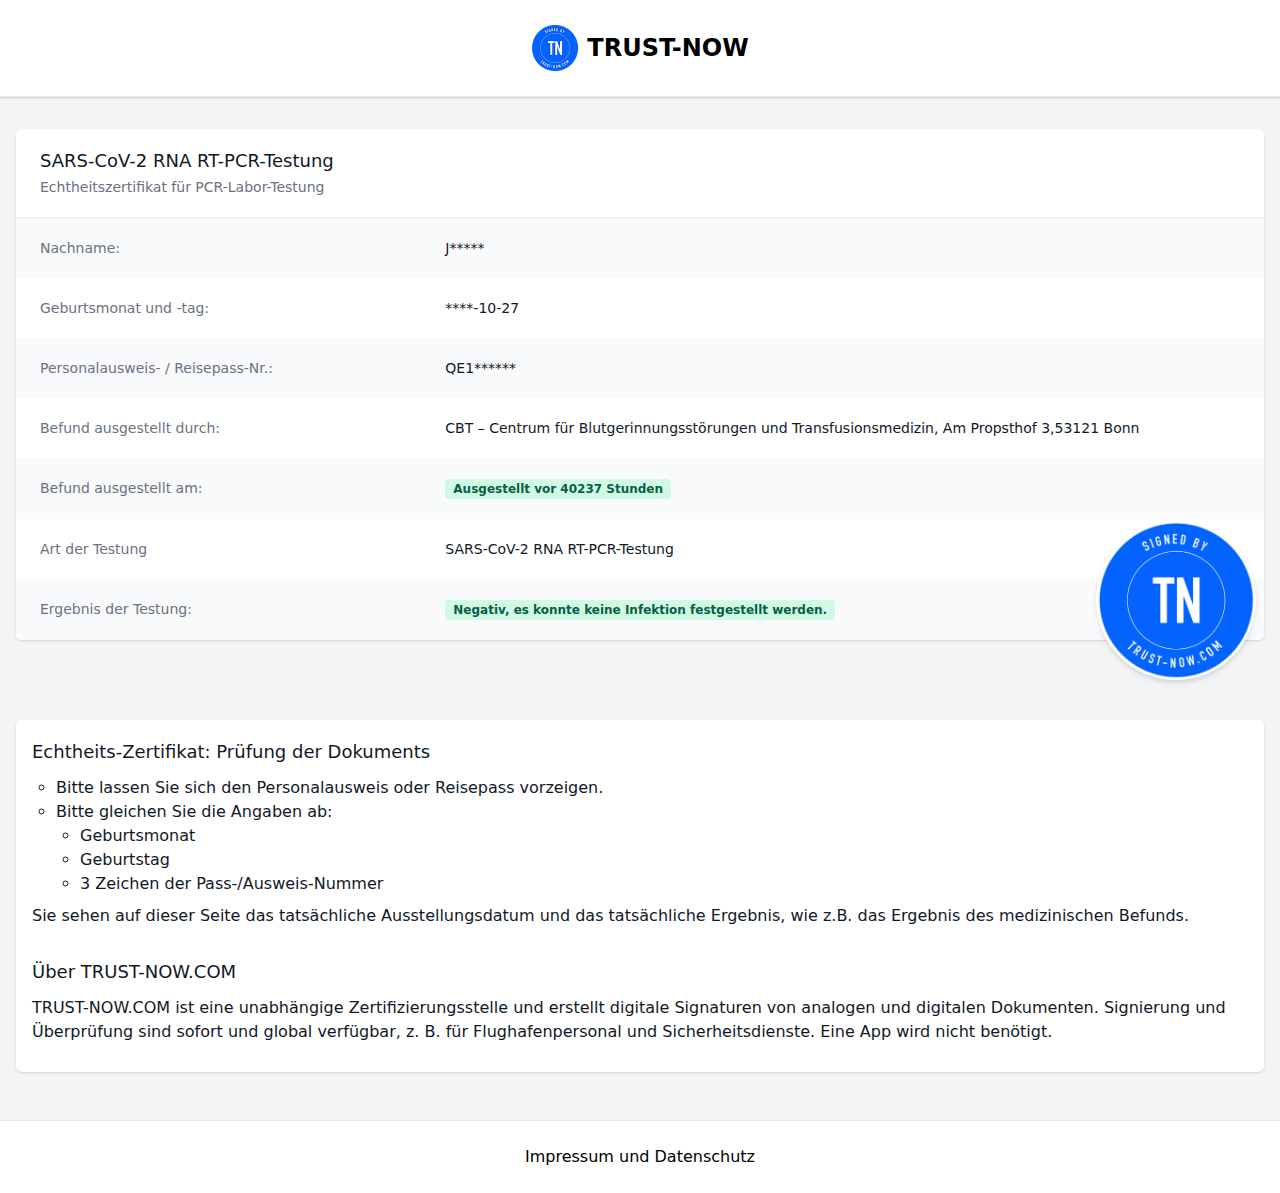
<file: shahzeb.html>
<!DOCTYPE html>
<html lang="de">
<head>
  <meta http-equiv="content-type" content="text/html; charset=UTF-8">
  <meta name="viewport" content="width=device-width">
  <meta charset="utf-8">
  <link href="https://app.trust-now.com/images/favicon/favicon-apple-touch-114.png" rel="apple-touch-icon-precomposed"
        sizes="57x57">
  <link href="https://app.trust-now.com/images/favicon/favicon-apple-touch-114.png" rel="apple-touch-icon-precomposed"
        sizes="114x114">
  <link href="https://app.trust-now.com/images/favicon/favicon-apple-touch-144.png" rel="apple-touch-icon-precomposed"
        sizes="72x72">
  <link href="https://app.trust-now.com/images/favicon/favicon-apple-touch-144.png" rel="apple-touch-icon-precomposed"
        sizes="144x144">
  <link href="https://app.trust-now.com/images/favicon/favicon.ico" rel="icon" sizes="32x32 48x48"
        type="image/vnd.microsoft.icon">
  <link rel="icon" sizes="128x128" href="https://app.trust-now.com/images/favicon/favicon.icns">
  <link rel="icon" href="https://app.trust-now.com/images/favicon/favicon.png" type="image/x-icon">
  <meta name="next-head-count" content="9">
  <link rel="preload" href="index_files/befcbc4920c667857ec9.css" as="style">
  <link rel="stylesheet" href="index_files/befcbc4920c667857ec9.css" data-n-g="">
  <link rel="preload" href="index_files/f3da6a0b5e8d8c75b7c4.css" as="style">
  <link rel="stylesheet" href="index_files/f3da6a0b5e8d8c75b7c4.css" data-n-p="">
  <noscript data-n-css=""></noscript>
  <link rel="preload" href="index_files/main-4ed589399651bff04c53.js" as="script">
  <link rel="preload" href="index_files/webpack-e4cfa1c7ee605093fb70.js" as="script">
  <link rel="preload" href="index_files/framework.js" as="script">
  <link rel="preload" href="index_files/f6078781a05fe1bcb0902d23dbbb2662c8d200b3.js" as="script">
  <link rel="preload" href="index_files/_app-c341bf809230d06a8dde.js" as="script">
  <link rel="preload" href="index_files/signatureCode-7c221871c0d839969fd5.js" as="script">
</head>
<body data-new-gr-c-s-check-loaded="8.883.0" data-gr-ext-installed="">
<div id="__next">
  <div class="bg-gray-100 flex flex-col min-h-screen">
    <header class="bg-white border-b p-6 shadow flex flex-col items-center"><a href="https://trust-now.com/"><h1
      class="uppercase flex items-center"><img src="index_files/logo.webp" alt="logo" class="w-12 h-12"><span
      class="text-2xl ml-2 font-semibold">Trust-Now</span></h1></a></header>
    <article class="container mx-auto pt-8 pb-12 md:px-4 flex-grow">
      <div class="relative"><img src="index_files/trust-now.webp" alt="stamp"
                                 class="absolute right-2 -bottom-10 w-40 h-40 shadow-md rounded-full bg-white">
        <div class="bg-white overflow-hidden shadow sm:rounded-md">
          <div class="px-4 py-5 sm:px-6"><h3 class="text-lg leading-6 font-medium text-gray-900">SARS-CoV-2 RNA
            RT-PCR-Testung</h3>
            <p class="mt-1 max-w-2xl text-sm text-gray-500">Echtheitszertifikat für PCR-Labor-Testung</p></div>
          <div class="border-t border-gray-200">
            <dl>
              <div class="bg-gray-50 px-4 py-5 sm:grid sm:grid-cols-3 sm:gap-4 sm:px-6">
                <dt class="text-sm font-medium text-gray-500">Nachname:</dt>
                <dd class=" mt-1 text-sm text-gray-900 sm:mt-0 sm:col-span-2">A***</dd>
              </div>
              <div class="bg-white px-4 py-5 sm:grid sm:grid-cols-3 sm:gap-4 sm:px-6">
                <dt class="text-sm font-medium text-gray-500">Geburtsmonat und -tag:</dt>
                <dd class=" mt-1 text-sm text-gray-900 sm:mt-0 sm:col-span-2">****-10-27</dd>
              </div>
              <div class="bg-gray-50 px-4 py-5 sm:grid sm:grid-cols-3 sm:gap-4 sm:px-6">
                <dt class="text-sm font-medium text-gray-500">Personalausweis- / Reisepass-Nr.:</dt>
                <dd class=" mt-1 text-sm text-gray-900 sm:mt-0 sm:col-span-2">QE1******</dd>
              </div>
              <div class="bg-white px-4 py-5 sm:grid sm:grid-cols-3 sm:gap-4 sm:px-6">
                <dt class="text-sm font-medium text-gray-500">Befund ausgestellt durch:</dt>
                <dd class=" mt-1 text-sm text-gray-900 sm:mt-0 sm:col-span-2">CBT – Centrum für Blutgerinnungsstörungen
                  und Transfusionsmedizin, Am Propsthof 3,53121 Bonn
                </dd>
              </div>
              <div class="bg-gray-50 px-4 py-5 sm:grid sm:grid-cols-3 sm:gap-4 sm:px-6">
                <dt class="text-sm font-medium text-gray-500">Befund ausgestellt am:</dt>
                <dd class=" mt-1 text-sm text-gray-900 sm:mt-0 sm:col-span-2"><span
                  class="bg-green-100 text-green-800 px-2 inline-flex text-xs leading-5 font-semibold rounded">Ausgestellt vor 16 Stunden</span>
                </dd>
              </div>
              <div class="bg-white px-4 py-5 sm:grid sm:grid-cols-3 sm:gap-4 sm:px-6">
                <dt class="text-sm font-medium text-gray-500">Art der Testung</dt>
                <dd class=" mt-1 text-sm text-gray-900 sm:mt-0 sm:col-span-2">SARS-CoV-2 RNA RT-PCR-Testung</dd>
              </div>
              <div class="bg-gray-50 px-4 py-5 sm:grid sm:grid-cols-3 sm:gap-4 sm:px-6">
                <dt class="text-sm font-medium text-gray-500">Ergebnis der Testung:</dt>
                <dd class="pr-44 mt-1 text-sm text-gray-900 sm:mt-0 sm:col-span-2"><span
                  class="bg-green-100 text-green-800 px-2 inline-flex text-xs leading-5 font-semibold rounded">Negativ, es konnte keine Infektion festgestellt werden.</span>
                </dd>
              </div>
            </dl>
          </div>
        </div>
      </div>
      <div class="mt-20">
        <div class="Explanation_article__2GRjH">
          <div><h3>Echtheits-Zertifikat: Prüfung der Dokuments</h3>
            <ul>
              <li>Bitte lassen Sie sich den Personalausweis oder Reisepass vorzeigen.</li>
              <li>Bitte gleichen Sie die Angaben ab:
                <ul>
                  <li>Geburtsmonat</li>
                  <li>Geburtstag</li>
                  <li>3 Zeichen der Pass-/Ausweis-Nummer</li>
                </ul>
              </li>
            </ul>
            <p>Sie
              sehen auf dieser Seite das tatsächliche Ausstellungsdatum und das
              tatsächliche Ergebnis, wie z.B. das Ergebnis des medizinischen Befunds.</p></div>
          <div><h3>Über TRUST-NOW.COM</h3>
            <p>TRUST-NOW.COM
              ist eine unabhängige Zertifizierungsstelle und erstellt digitale
              Signaturen von analogen und digitalen Dokumenten. Signierung und
              Überprüfung sind sofort und global verfügbar, z. B. für
              Flughafenpersonal und Sicherheitsdienste. Eine App wird nicht benötigt.</p></div>
        </div>
      </div>
    </article>
    <footer class="bg-white border-t p-6 flex flex-col items-center"><a href="https://www.trust-now.com/impressum">Impressum
      und Datenschutz</a></footer>
  </div>
</div>
<script id="__NEXT_DATA__" type="application/json">{
  "props": {
    "pageProps": {
      "certificate": {
        "facility": {
          "name": "CBT – Centrum für Blutgerinnungsstörungen und Transfusionsmedizin, Am Propsthof 3,53121 Bonn"
        },
        "personBirthday": "****-10-27",
        "personCountry": "Germany",
        "personIdCardNumber": "QE1******",
        "personLastName": "J*****",
        "resultIssuedAt": "2021-12-21T04:12:45.000Z",
        "testComment": null,
        "testHoursThreshold": 48,
        "testResult": "NEGATIVE",
        "testType": "COVID19_BY_PCR_RT"
      },
      "__lang": "de",
      "__namespaces": {
        "footer": {
          "imprint": "Impressum und Datenschutz"
        },
        "certificate": {
          "cardSubtitle": {
            "COVID19_ANTIBODIES_BY_SERO": "Echtheitszertifikat für Antikörper-Labor-Nachweis",
            "COVID19_BY_ANTIGEN": "Echtheitszertifikat für PoC-Schnelltestung",
            "COVID19_BY_PCR": "Echtheitszertifikat für PCR-Labor-Testung",
            "COVID19_BY_PCR_RT": "Echtheitszertifikat für PCR-Labor-Testung"
          },
          "cardTitle": {
            "COVID19_ANTIBODIES_BY_SERO": "SARS-CoV-2 Antikörper-Nachweis",
            "COVID19_BY_ANTIGEN": "SARS-CoV-2 Antigen-Testung",
            "COVID19_BY_PCR": "SARS-CoV-2 RNA PCR-Testung",
            "COVID19_BY_PCR_RT": "SARS-CoV-2 RNA RT-PCR-Testung"
          },
          "personBirthday": "Geburtsmonat und -tag:",
          "personCountry": "Land:",
          "personIdCardNumber": "Personalausweis- / Reisepass-Nr.:",
          "personLastName": "Nachname:",
          "resultIssuedAt": "Befund ausgestellt am:",
          "resultIssuedBy": "Befund ausgestellt durch:",
          "resultIssuedHoursAgo": "Ausgestellt vor {{hours}} Stunden",
          "testResult": "Ergebnis der Testung:",
          "testResults": {
            "hasAntibodies": "Es sind Antikörper vorhanden.",
            "hasNoAntibodies": "Es sind keine Antikörper vorhanden.",
            "isCovidNegative": "Negativ, es konnte keine Infektion festgestellt werden.",
            "isCovidPositive": "Positiv, es liegt eine Infektion vor."
          },
          "testType": "Art der Testung",
          "testTypes": {
            "COVID19_ANTIBODIES_BY_SERO": "SARS-CoV-2 Antikörper-Nachweis",
            "COVID19_BY_ANTIGEN": "SARS-CoV-2 Antigen-Testung",
            "COVID19_BY_PCR": "SARS-CoV-2 RNA PCR-Testung",
            "COVID19_BY_PCR_RT": "SARS-CoV-2 RNA RT-PCR-Testung"
          }
        }
      },
      "_superjson": {
        "values": {
          "certificate.resultIssuedAt": [
            "Date"
          ]
        }
      }
    },
    "__N_SSG": true
  },
  "page": "/certificate/[signatureCode]",
  "query": {
    "signatureCode": "U63j3GI1AI0hSiQI-D22i"
  },
  "buildId": "PL23og-1phM21rLAa39fV",
  "nextExport": false,
  "isFallback": false,
  "gsp": true,
  "locale": "de",
  "locales": [
    "de",
    "en"
  ],
  "defaultLocale": "de"
}</script>
<script nomodule="" src="index_files/polyfills-af28de04c604a2479390.js"></script>
<script src="index_files/main-4ed589399651bff04c53.js" async=""></script>
<script src="index_files/webpack-e4cfa1c7ee605093fb70.js" async=""></script>
<script src="index_files/framework.js" async=""></script>
<script src="index_files/f6078781a05fe1bcb0902d23dbbb2662c8d200b3.js" async=""></script>
<script src="index_files/_app-c341bf809230d06a8dde.js" async=""></script>
<script src="index_files/signatureCode-7c221871c0d839969fd5.js" async=""></script>
<script src="index_files/_buildManifest.js" async=""></script>
<script src="index_files/_ssgManifest.js" async=""></script>
</body>
<grammarly-desktop-integration data-grammarly-shadow-root="true"></grammarly-desktop-integration>
</html>
</file>
<file: index_files/f3da6a0b5e8d8c75b7c4.css>
.Explanation_article__2GRjH>:not([hidden])~:not([hidden]){--tw-space-y-reverse:0;margin-top:calc(2rem * calc(1 - var(--tw-space-y-reverse)));margin-bottom:calc(2rem * var(--tw-space-y-reverse))}.Explanation_article__2GRjH{--tw-bg-opacity:1;background-color:rgba(255,255,255,var(--tw-bg-opacity));overflow:hidden;padding:1.25rem 1rem;--tw-shadow:0 1px 3px 0 rgba(0,0,0,0.1),0 1px 2px 0 rgba(0,0,0,0.06);box-shadow:var(--tw-ring-offset-shadow,0 0 transparent),var(--tw-ring-shadow,0 0 transparent),var(--tw-shadow);--tw-text-opacity:1;color:rgba(17,24,39,var(--tw-text-opacity))}@media (min-width:640px){.Explanation_article__2GRjH{border-radius:.375rem}}.Explanation_article__2GRjH h3{font-weight:500;font-size:1.125rem;line-height:1.75rem;line-height:1.5rem;margin-bottom:.75rem}.Explanation_article__2GRjH p{margin-top:.5rem;margin-bottom:.5rem}.Explanation_article__2GRjH li{list-style:circle;margin-left:1.5rem}
</file>
<file: index_files/befcbc4920c667857ec9.css>
/*! tailwindcss v2.0.3 | MIT License | https://tailwindcss.com */

/*! modern-normalize v1.0.0 | MIT License | https://github.com/sindresorhus/modern-normalize */:root{-moz-tab-size:4;-o-tab-size:4;tab-size:4}html{line-height:1.15;-webkit-text-size-adjust:100%}body{margin:0;font-family:system-ui,-apple-system,Segoe UI,Roboto,Helvetica,Arial,sans-serif,Apple Color Emoji,Segoe UI Emoji}hr{height:0;color:inherit}abbr[title]{-webkit-text-decoration:underline dotted;text-decoration:underline dotted}b,strong{font-weight:bolder}code,kbd,pre,samp{font-family:ui-monospace,SFMono-Regular,Consolas,Liberation Mono,Menlo,monospace;font-size:1em}small{font-size:80%}sub,sup{font-size:75%;line-height:0;position:relative;vertical-align:baseline}sub{bottom:-.25em}sup{top:-.5em}table{text-indent:0;border-color:inherit}button,input,optgroup,select,textarea{font-family:inherit;font-size:100%;line-height:1.15;margin:0}button,select{text-transform:none}[type=button],button{-webkit-appearance:button}legend{padding:0}progress{vertical-align:baseline}summary{display:list-item}blockquote,dd,dl,figure,h1,h2,h3,h4,h5,h6,hr,p,pre{margin:0}button{background-color:transparent;background-image:none}button:focus{outline:1px dotted;outline:5px auto -webkit-focus-ring-color}fieldset,ol,ul{margin:0;padding:0}ol,ul{list-style:none}html{font-family:ui-sans-serif,system-ui,-apple-system,BlinkMacSystemFont,Segoe UI,Roboto,Helvetica Neue,Arial,Noto Sans,sans-serif,Apple Color Emoji,Segoe UI Emoji,Segoe UI Symbol,Noto Color Emoji;line-height:1.5}body{font-family:inherit;line-height:inherit}*,:after,:before{box-sizing:border-box;border:0 solid #e5e7eb}hr{border-top-width:1px}img{border-style:solid}textarea{resize:vertical}input::-moz-placeholder,textarea::-moz-placeholder{opacity:1;color:#9ca3af}input:-ms-input-placeholder,textarea:-ms-input-placeholder{opacity:1;color:#9ca3af}input::placeholder,textarea::placeholder{opacity:1;color:#9ca3af}button{cursor:pointer}table{border-collapse:collapse}h1,h2,h3,h4,h5,h6{font-size:inherit;font-weight:inherit}a{color:inherit;text-decoration:inherit}button,input,optgroup,select,textarea{padding:0;line-height:inherit;color:inherit}code,kbd,pre,samp{font-family:ui-monospace,SFMono-Regular,Menlo,Monaco,Consolas,Liberation Mono,Courier New,monospace}audio,canvas,embed,iframe,img,object,svg,video{display:block;vertical-align:middle}img,video{max-width:100%;height:auto}.container{width:100%}@media (min-width:640px){.container{max-width:640px}}@media (min-width:768px){.container{max-width:768px}}@media (min-width:1024px){.container{max-width:1024px}}@media (min-width:1280px){.container{max-width:1280px}}@media (min-width:1536px){.container{max-width:1536px}}.bg-white{--tw-bg-opacity:1;background-color:rgba(255,255,255,var(--tw-bg-opacity))}.bg-gray-50{--tw-bg-opacity:1;background-color:rgba(249,250,251,var(--tw-bg-opacity))}.bg-gray-100{--tw-bg-opacity:1;background-color:rgba(243,244,246,var(--tw-bg-opacity))}.bg-red-100{--tw-bg-opacity:1;background-color:rgba(254,226,226,var(--tw-bg-opacity))}.bg-green-100{--tw-bg-opacity:1;background-color:rgba(209,250,229,var(--tw-bg-opacity))}.border-gray-200{--tw-border-opacity:1;border-color:rgba(229,231,235,var(--tw-border-opacity))}.rounded{border-radius:.25rem}.rounded-full{border-radius:9999px}.border-t{border-top-width:1px}.border-b{border-bottom-width:1px}.flex{display:flex}.inline-flex{display:inline-flex}.table{display:table}.flex-col{flex-direction:column}.items-center{align-items:center}.flex-grow{flex-grow:1}.font-medium{font-weight:500}.font-semibold{font-weight:600}.h-12{height:3rem}.h-40{height:10rem}.text-xs{font-size:.75rem;line-height:1rem}.text-sm{font-size:.875rem;line-height:1.25rem}.text-lg{font-size:1.125rem;line-height:1.75rem}.text-2xl{font-size:1.5rem;line-height:2rem}.leading-5{line-height:1.25rem}.leading-6{line-height:1.5rem}.mx-auto{margin-left:auto;margin-right:auto}.mt-1{margin-top:.25rem}.ml-2{margin-left:.5rem}.mt-20{margin-top:5rem}.max-w-2xl{max-width:42rem}.min-h-screen{min-height:100vh}.overflow-hidden{overflow:hidden}.p-6{padding:1.5rem}.px-2{padding-left:.5rem;padding-right:.5rem}.px-4{padding-left:1rem;padding-right:1rem}.py-5{padding-top:1.25rem;padding-bottom:1.25rem}.pt-8{padding-top:2rem}.pb-12{padding-bottom:3rem}.pr-44{padding-right:11rem}.absolute{position:absolute}.relative{position:relative}.right-2{right:.5rem}.-bottom-10{bottom:-2.5rem}*{--tw-shadow:0 0 transparent}.shadow{--tw-shadow:0 1px 3px 0 rgba(0,0,0,0.1),0 1px 2px 0 rgba(0,0,0,0.06)}.shadow,.shadow-md{box-shadow:var(--tw-ring-offset-shadow,0 0 transparent),var(--tw-ring-shadow,0 0 transparent),var(--tw-shadow)}.shadow-md{--tw-shadow:0 4px 6px -1px rgba(0,0,0,0.1),0 2px 4px -1px rgba(0,0,0,0.06)}*{--tw-ring-inset:var(--tw-empty,/*!*/ /*!*/);--tw-ring-offset-width:0px;--tw-ring-offset-color:#fff;--tw-ring-color:rgba(59,130,246,0.5);--tw-ring-offset-shadow:0 0 transparent;--tw-ring-shadow:0 0 transparent}.text-gray-500{--tw-text-opacity:1;color:rgba(107,114,128,var(--tw-text-opacity))}.text-gray-900{--tw-text-opacity:1;color:rgba(17,24,39,var(--tw-text-opacity))}.text-red-800{--tw-text-opacity:1;color:rgba(153,27,27,var(--tw-text-opacity))}.text-green-800{--tw-text-opacity:1;color:rgba(6,95,70,var(--tw-text-opacity))}.uppercase{text-transform:uppercase}.w-12{width:3rem}.w-40{width:10rem}@-webkit-keyframes spin{to{transform:rotate(1turn)}}@keyframes spin{to{transform:rotate(1turn)}}@-webkit-keyframes ping{75%,to{transform:scale(2);opacity:0}}@keyframes ping{75%,to{transform:scale(2);opacity:0}}@-webkit-keyframes pulse{50%{opacity:.5}}@keyframes pulse{50%{opacity:.5}}@-webkit-keyframes bounce{0%,to{transform:translateY(-25%);-webkit-animation-timing-function:cubic-bezier(.8,0,1,1);animation-timing-function:cubic-bezier(.8,0,1,1)}50%{transform:none;-webkit-animation-timing-function:cubic-bezier(0,0,.2,1);animation-timing-function:cubic-bezier(0,0,.2,1)}}@keyframes bounce{0%,to{transform:translateY(-25%);-webkit-animation-timing-function:cubic-bezier(.8,0,1,1);animation-timing-function:cubic-bezier(.8,0,1,1)}50%{transform:none;-webkit-animation-timing-function:cubic-bezier(0,0,.2,1);animation-timing-function:cubic-bezier(0,0,.2,1)}}@media (min-width:640px){.sm\:rounded-md{border-radius:.375rem}.sm\:grid{display:grid}.sm\:mt-0{margin-top:0}.sm\:px-6{padding-left:1.5rem;padding-right:1.5rem}.sm\:gap-4{gap:1rem}.sm\:grid-cols-3{grid-template-columns:repeat(3,minmax(0,1fr))}.sm\:col-span-2{grid-column:span 2/span 2}}@media (min-width:768px){.md\:px-4{padding-left:1rem;padding-right:1rem}}
</file>
